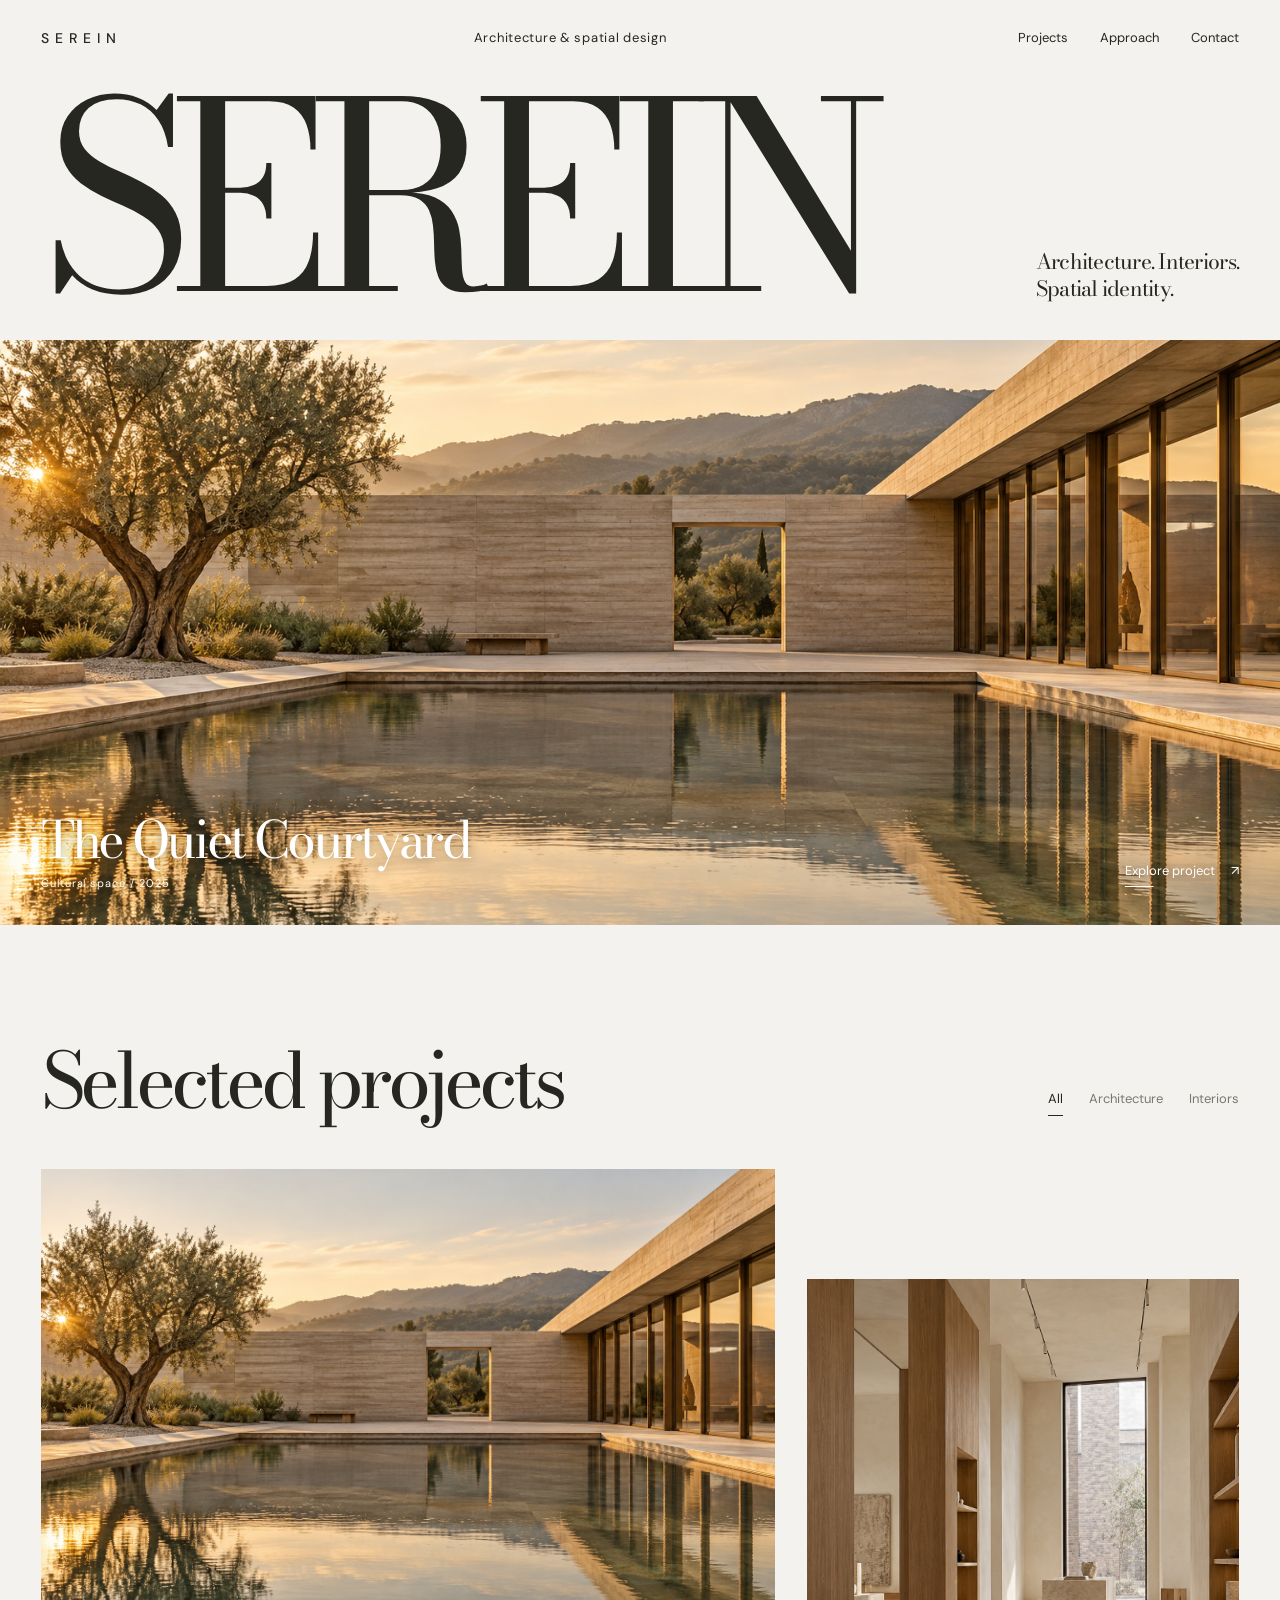
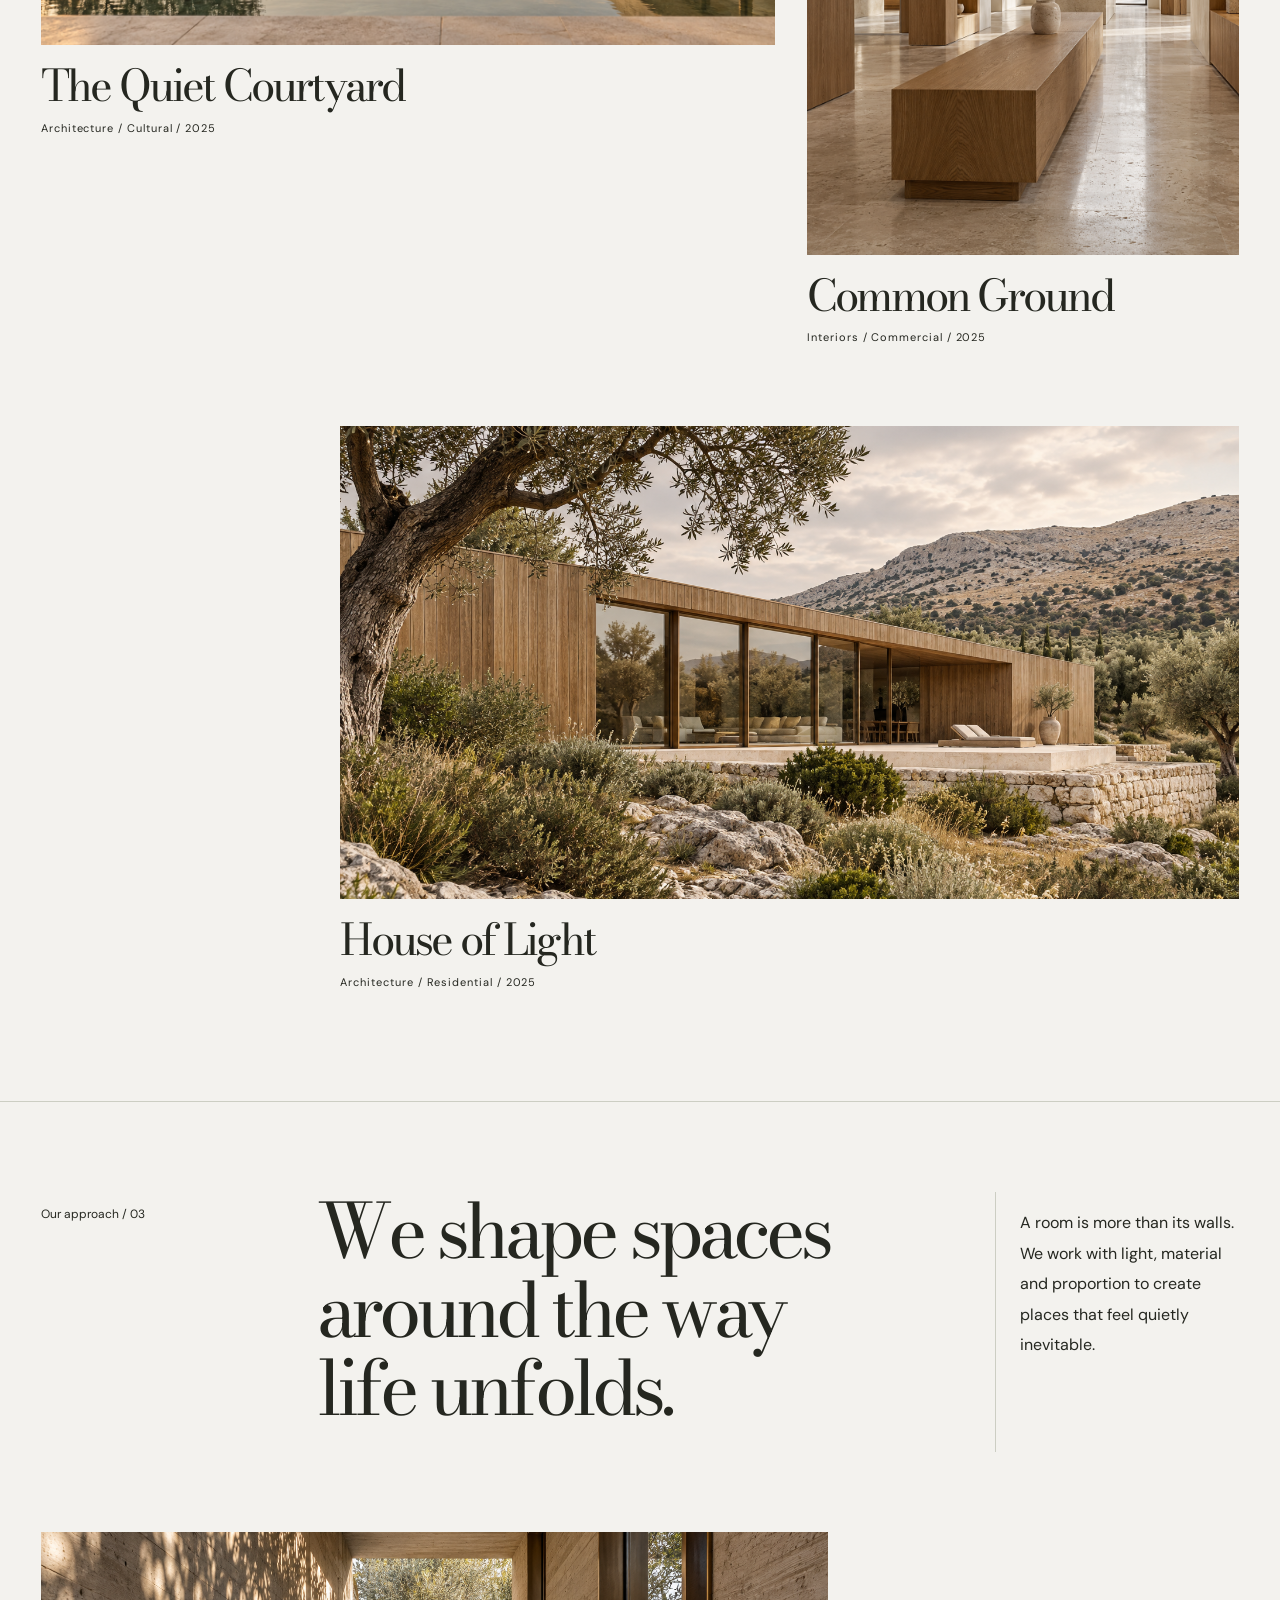
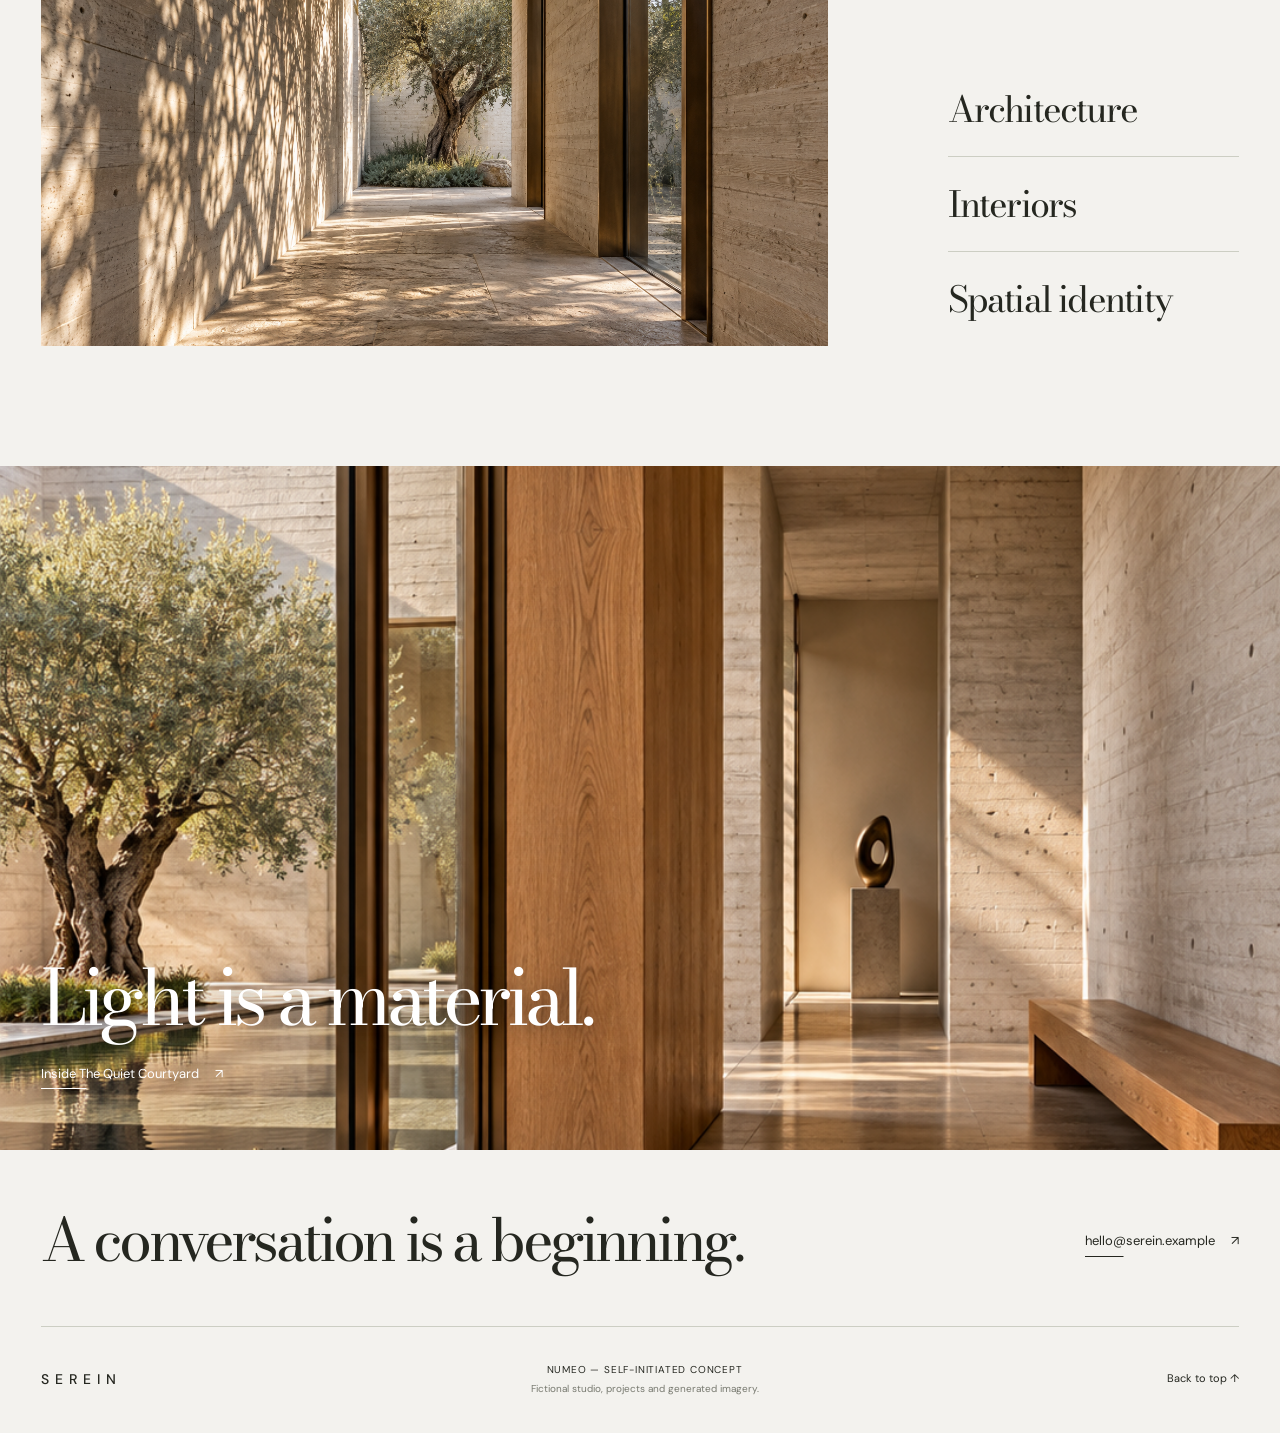
<file: index.html>
<!doctype html>
<html lang="en">
<head><meta charset="utf-8"><meta name="viewport" content="width=device-width,initial-scale=1"><meta name="description" content="SEREIN — a self-initiated architecture and spatial design website concept by NUMEO."><title>SEREIN — Architecture & spatial design</title><link rel="icon" href="favicon.svg" type="image/svg+xml"><link rel="stylesheet" href="fonts/fonts.css"><link rel="stylesheet" href="styles.css"><script src="site.js" defer></script></head>
<body>
<a class="skip" href="#main">Skip to content</a>
<header class="site-header"><a class="logo" href="index.html" aria-label="SEREIN home">SEREIN</a><p class="header-note">Architecture &amp; spatial design</p><nav class="desktop-nav" aria-label="Main"><a href="#projects">Projects</a><a href="#approach">Approach</a><a href="#contact">Contact</a></nav><button class="menu-toggle" aria-expanded="false" aria-controls="mobile-menu">Menu <span aria-hidden="true">☰</span></button></header>
<main id="main">
<section class="home-opening" aria-labelledby="brand-heading"><div class="masthead"><h1 id="brand-heading">SEREIN</h1><p>Architecture. Interiors.<br>Spatial identity.</p></div><a class="hero-image media-link" href="quiet-courtyard.html"><img src="assets/courtyard.png" width="1536" height="1024" alt="Warm concrete pavilion and olive tree framing a reflecting courtyard pool" fetchpriority="high"><div class="hero-caption"><div><h2>The Quiet Courtyard</h2><p class="micro">Cultural space / 2025</p></div><span class="text-link">Explore project <span aria-hidden="true">↗</span></span></div></a></section>
<section class="projects section-pad" id="projects" aria-labelledby="projects-heading"><div class="section-head"><h2 id="projects-heading">Selected projects</h2><div class="filters" aria-label="Filter selected projects"><button type="button" data-filter="all" aria-pressed="true">All</button><button type="button" data-filter="architecture" aria-pressed="false">Architecture</button><button type="button" data-filter="interiors" aria-pressed="false">Interiors</button></div></div><p class="sr-only" id="filter-status" aria-live="polite"></p>
<div class="project-grid">
<a class="project-card project-main" data-category="architecture" href="quiet-courtyard.html"><div class="image-frame"><img src="assets/courtyard.png" width="1536" height="1024" alt="The Quiet Courtyard — concrete architecture, still water and an olive tree" loading="lazy"></div><div class="project-title"><h3>The Quiet Courtyard</h3><span class="project-arrow" aria-hidden="true">↗</span></div><p class="micro">Architecture / Cultural / 2025</p></a>
<a class="project-card project-side" data-category="interiors" href="assets/common-ground.png" data-view="common-ground"><div class="image-frame"><img src="assets/common-ground.png" width="1086" height="1448" alt="Common Ground — an oak and lime-plaster commercial gallery" loading="lazy"></div><div class="project-title"><h3>Common Ground</h3><span class="project-arrow" aria-hidden="true">↗</span></div><p class="micro">Interiors / Commercial / 2025</p></a>
<a class="project-card project-wide" data-category="architecture" href="assets/house.png" data-view="house"><div class="image-frame"><img src="assets/house.png" width="1536" height="1024" alt="House of Light — a timber pavilion set among rocks and olive trees" loading="lazy"></div><div class="project-title"><h3>House of Light</h3><span class="project-arrow" aria-hidden="true">↗</span></div><p class="micro">Architecture / Residential / 2025</p></a>
</div></section>
<section class="approach section-pad" id="approach" aria-labelledby="approach-heading"><div class="approach-top"><p class="section-label">Our approach / 03</p><h2 id="approach-heading">We shape spaces<br>around the way<br>life unfolds.</h2><p class="approach-copy">A room is more than its walls. We work with light, material and proportion to create places that feel quietly inevitable.</p></div><div class="approach-bottom"><img src="assets/passage.png" width="1536" height="1024" alt="Leaf shadows fall across a concrete passage leading to a tree" loading="lazy"><ul class="disciplines"><li>Architecture</li><li>Interiors</li><li>Spatial identity</li></ul></div></section>
<section class="featured" aria-labelledby="featured-heading"><a class="media-link" href="quiet-courtyard.html#light"><img src="assets/interior.png" width="1086" height="1448" alt="Daylight passes through bronze glazing into the concrete gallery" loading="lazy"><div class="featured-caption"><h2 id="featured-heading">Light is a material.</h2><span class="text-link">Inside The Quiet Courtyard <span aria-hidden="true">↗</span></span></div></a></section>
</main>
<footer class="site-footer section-pad" id="contact"><div class="footer-main"><h2>A conversation<br class="mobile-break"> is a beginning.</h2><a class="text-link" href="mailto:hello@serein.example">hello@serein.example <span aria-hidden="true">↗</span></a></div><div class="footer-bottom"><a class="logo" href="index.html">SEREIN</a><p>NUMEO — SELF-INITIATED CONCEPT<br><span>Fictional studio, projects and generated imagery.</span></p><a href="#main" class="back-top">Back to top ↑</a></div></footer>
<dialog class="mobile-menu" id="mobile-menu" aria-label="Navigation"><div class="menu-bar"><span class="logo">SEREIN</span><button class="menu-close" type="button">Close ×</button></div><nav aria-label="Mobile"><a href="#projects">Projects</a><a href="#approach">Approach</a><a href="#contact">Contact</a></nav><p class="micro">Architecture. Interiors. Spatial identity.</p></dialog>
<dialog class="image-viewer" id="image-viewer" aria-labelledby="viewer-title"><div class="viewer-bar"><p id="viewer-title"></p><button class="viewer-close" type="button">Close ×</button></div><img id="viewer-image" alt=""><div class="viewer-bottom"><p id="viewer-caption"></p><div><button class="viewer-prev" type="button" aria-label="Previous image">←</button><span id="viewer-count"></span><button class="viewer-next" type="button" aria-label="Next image">→</button></div></div></dialog>
</body></html>
</file>
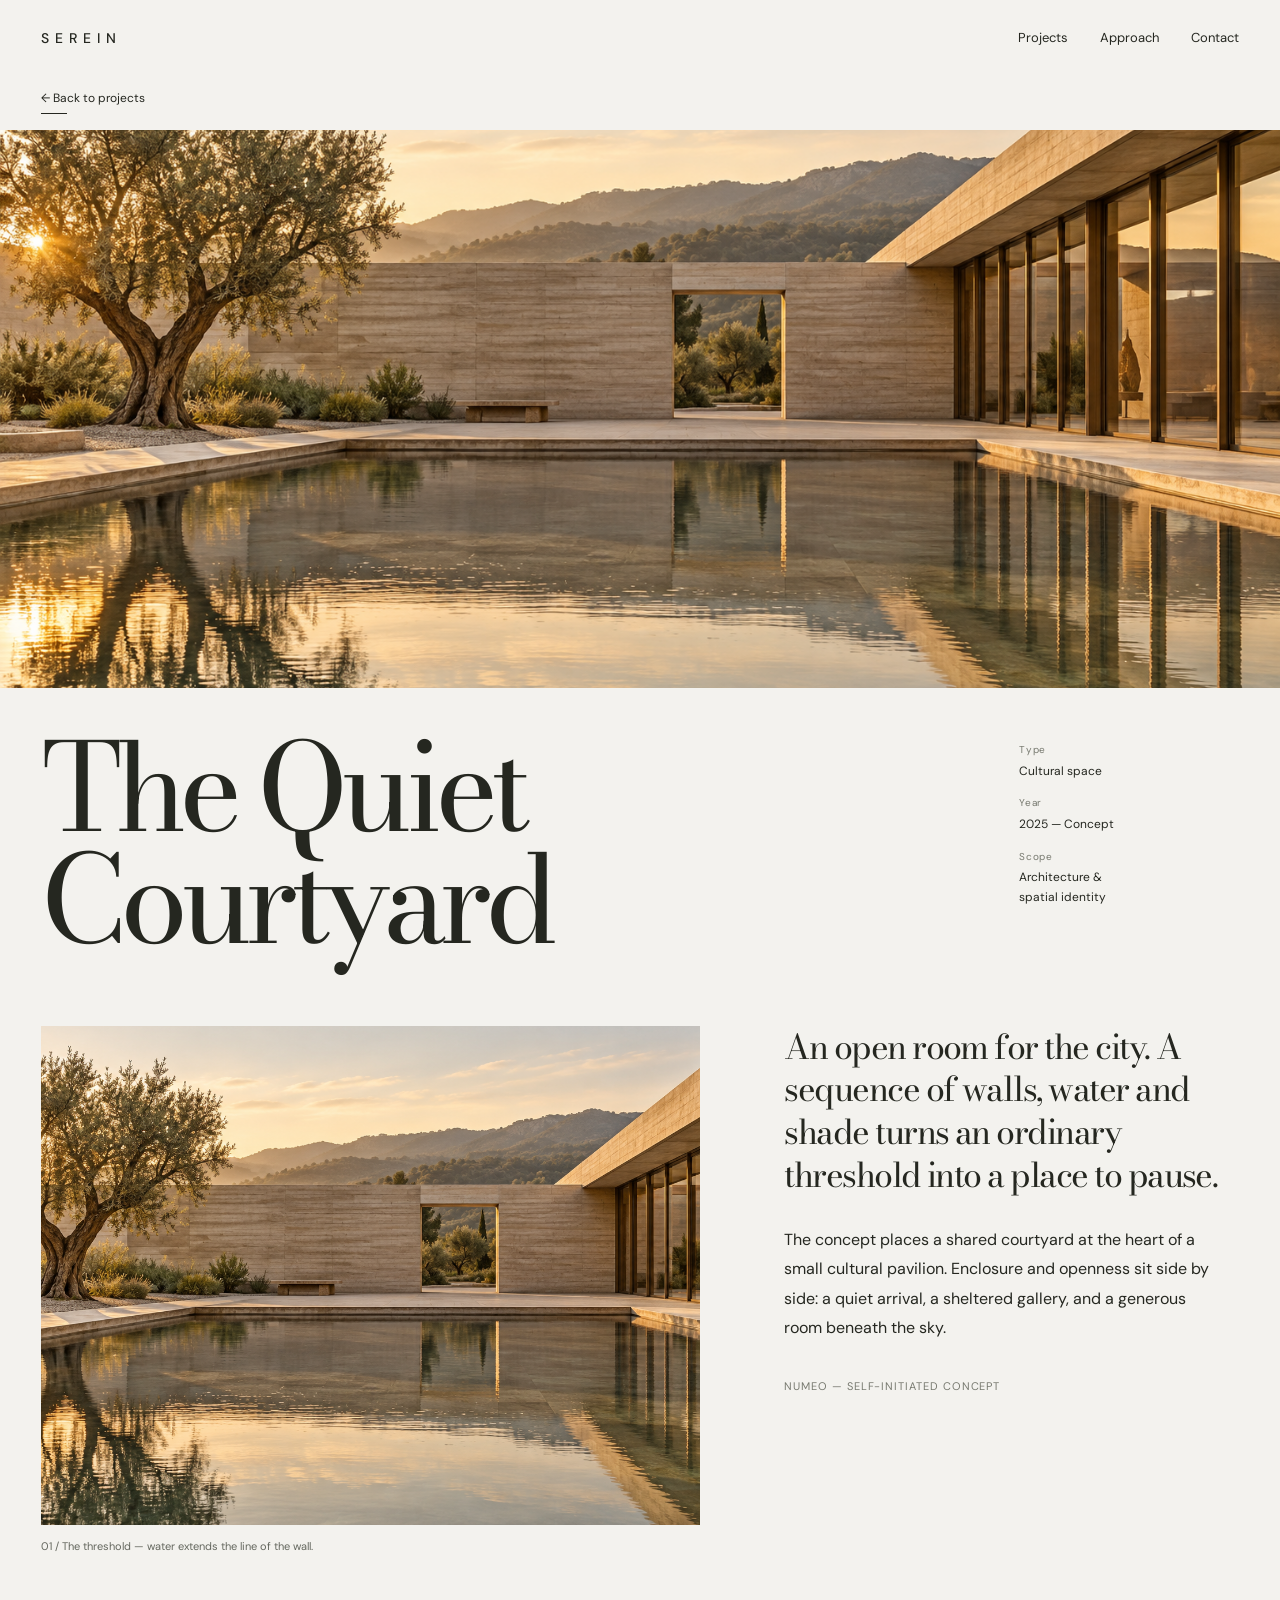
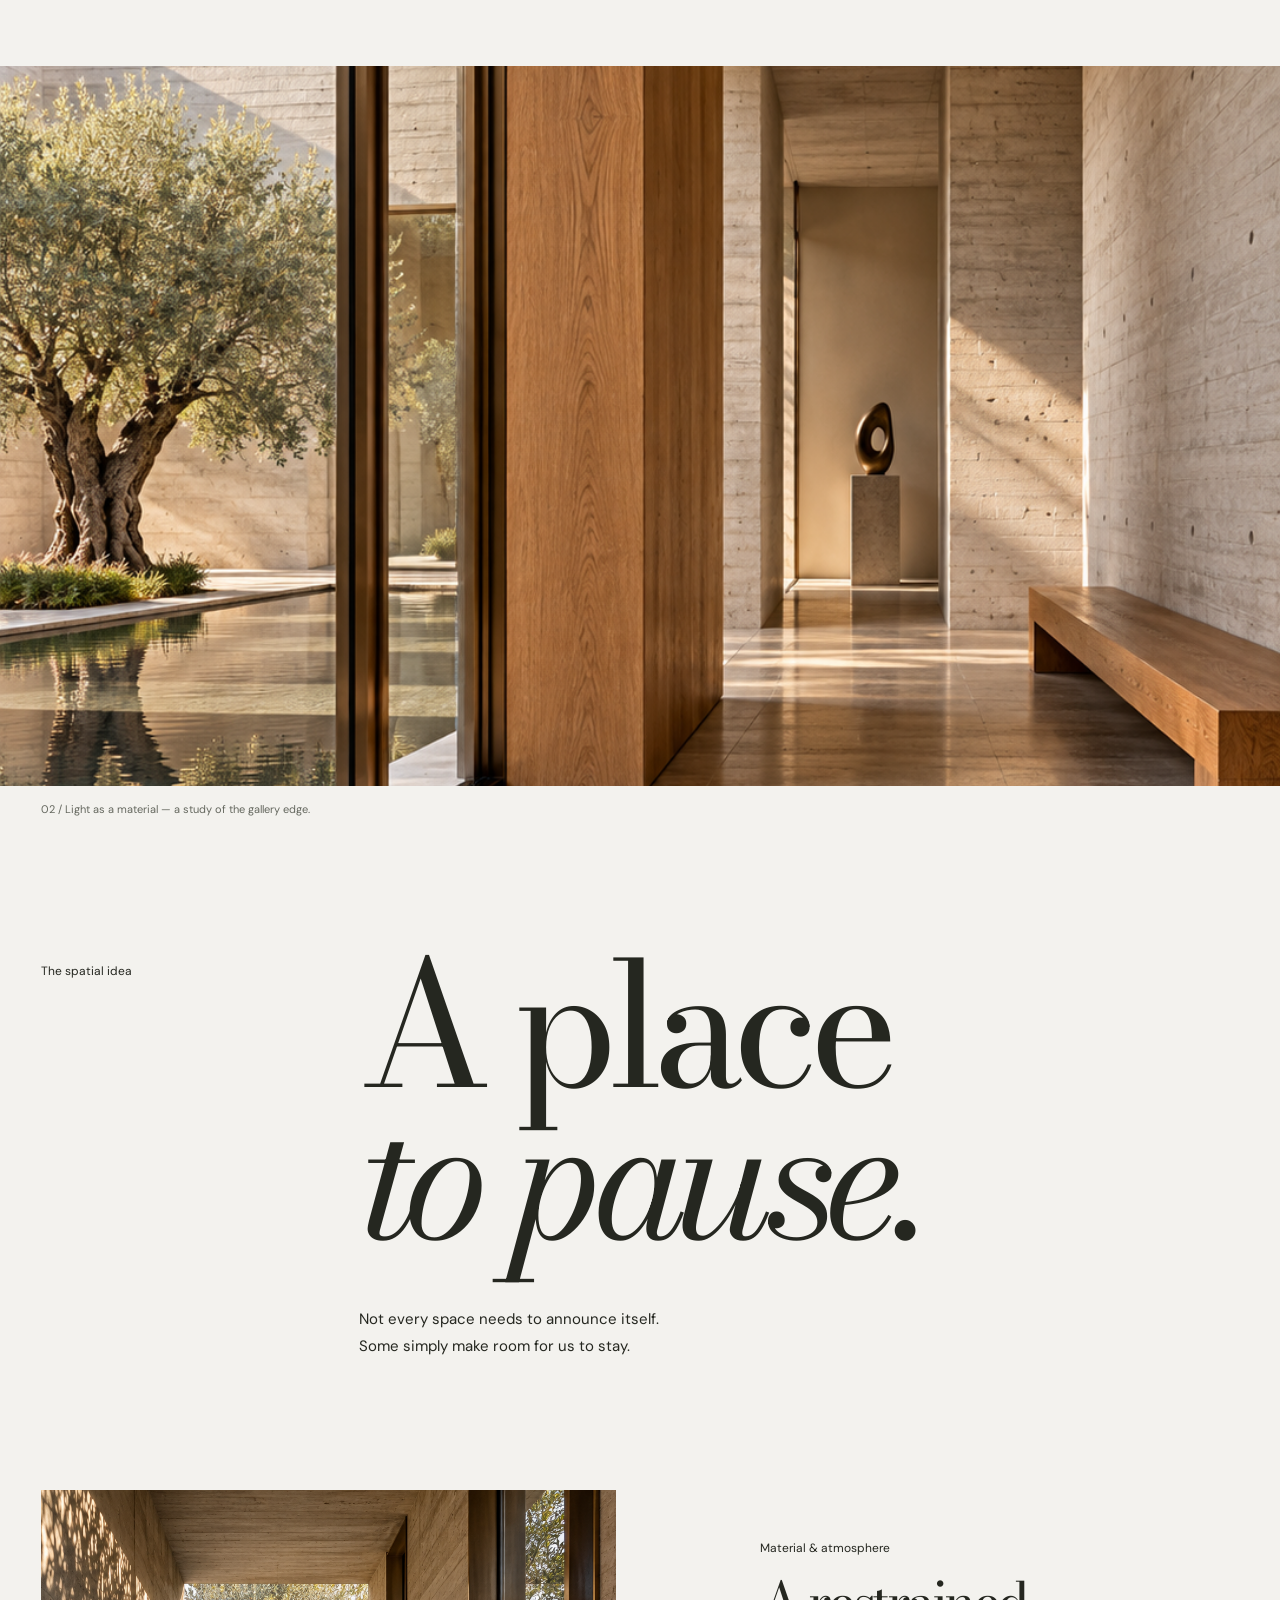
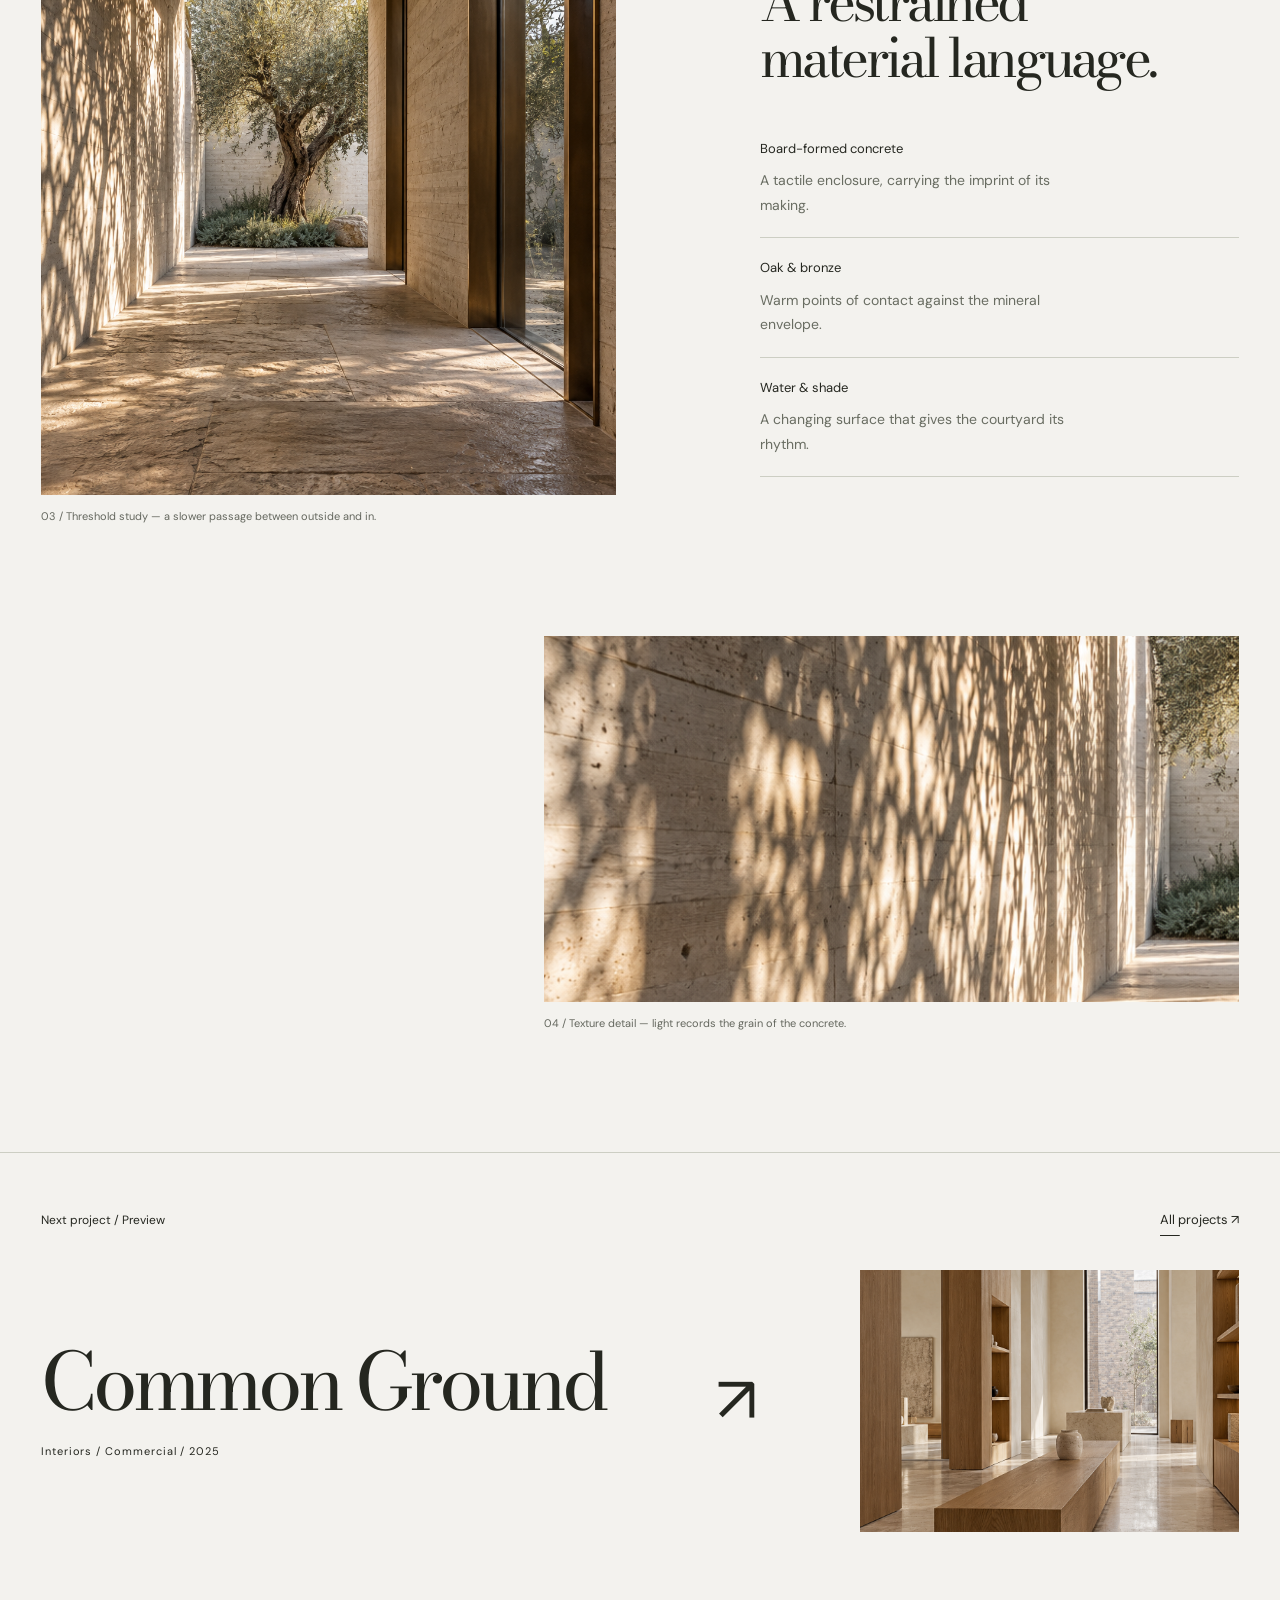
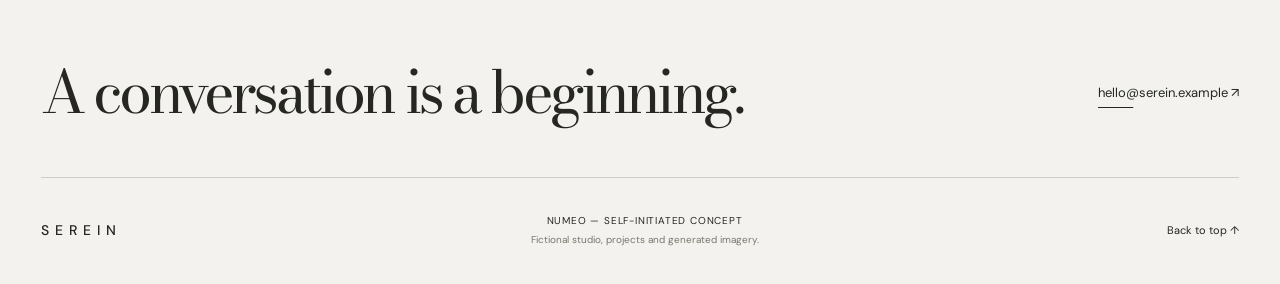
<file: quiet-courtyard.html>
<!doctype html>
<html lang="en">
<head><meta charset="utf-8"><meta name="viewport" content="width=device-width,initial-scale=1"><meta name="description" content="The Quiet Courtyard — a fictional cultural pavilion, a self-initiated concept by NUMEO."><title>The Quiet Courtyard — SEREIN</title><link rel="icon" href="favicon.svg" type="image/svg+xml"><link rel="stylesheet" href="fonts/fonts.css"><link rel="stylesheet" href="styles.css"><script src="site.js" defer></script></head>
<body class="detail-page"><a class="skip" href="#main">Skip to content</a><header class="site-header"><a class="logo" href="index.html" aria-label="SEREIN home">SEREIN</a><nav class="desktop-nav" aria-label="Main"><a href="index.html#projects">Projects</a><a href="index.html#approach">Approach</a><a href="#contact">Contact</a></nav><button class="menu-toggle" aria-expanded="false" aria-controls="mobile-menu">Menu <span aria-hidden="true">☰</span></button></header>
<main id="main"><div class="detail-back"><a class="text-link" href="index.html#projects">← Back to projects</a></div><div class="detail-hero"><img src="assets/courtyard.png" width="1536" height="1024" alt="The Quiet Courtyard — tree, pale concrete pavilion and reflecting pool" fetchpriority="high"></div>
<section class="project-intro section-pad" aria-labelledby="project-heading"><div class="detail-title-row"><h1 id="project-heading">The Quiet<br>Courtyard</h1><dl class="project-meta"><div><dt>Type</dt><dd>Cultural space</dd></div><div><dt>Year</dt><dd>2025 — Concept</dd></div><div><dt>Scope</dt><dd>Architecture &amp;<br> spatial identity</dd></div></dl></div><div class="intro-editorial"><figure><a class="image-frame detail-crop" href="assets/courtyard.png" data-view="courtyard" data-index="0"><img src="assets/courtyard.png" width="1536" height="1024" alt="A close view of the courtyard threshold and its reflection" loading="lazy"><span class="zoom-label">View image +</span></a><figcaption>01 / The threshold — water extends the line of the wall.</figcaption></figure><div class="intro-copy"><p class="serif-copy">An open room for the city. A sequence of walls, water and shade turns an ordinary threshold into a place to pause.</p><p class="body-copy">The concept places a shared courtyard at the heart of a small cultural pavilion. Enclosure and openness sit side by side: a quiet arrival, a sheltered gallery, and a generous room beneath the sky.</p><p class="micro">NUMEO — SELF-INITIATED CONCEPT</p></div></div></section>
<section class="detail-light" id="light" aria-label="Light and material"><figure class="full-figure"><a class="image-frame" href="assets/interior.png" data-view="courtyard" data-index="1"><img src="assets/interior.png" width="1086" height="1448" alt="The pavilion gallery, bronze glazing and oak bench facing the courtyard" loading="lazy"><span class="zoom-label">View image +</span></a><figcaption>02 / Light as a material — a study of the gallery edge.</figcaption></figure></section>
<section class="typographic-moment section-pad" aria-labelledby="moment-title"><p class="section-label">The spatial idea</p><h2 id="moment-title">A place<br><em>to pause.</em></h2><p>Not every space needs to announce itself.<br>Some simply make room for us to stay.</p></section>
<section class="materials section-pad" aria-labelledby="materials-heading"><div class="material-pair"><figure><a class="image-frame passage-view" href="assets/passage.png" data-view="courtyard" data-index="2"><img src="assets/passage.png" width="1536" height="1024" alt="A concrete passage with leaf shadows and bronze window frames" loading="lazy"><span class="zoom-label">View image +</span></a><figcaption>03 / Threshold study — a slower passage between outside and in.</figcaption></figure><div class="material-editorial"><p class="section-label">Material &amp; atmosphere</p><h2 id="materials-heading">A restrained<br>material language.</h2><dl class="material-list"><div><dt>Board-formed concrete</dt><dd>A tactile enclosure, carrying the imprint of its making.</dd></div><div><dt>Oak &amp; bronze</dt><dd>Warm points of contact against the mineral envelope.</dd></div><div><dt>Water &amp; shade</dt><dd>A changing surface that gives the courtyard its rhythm.</dd></div></dl></div></div><figure class="material-detail"><a class="image-frame" href="assets/passage.png" data-view="courtyard" data-index="2"><img src="assets/passage.png" width="1536" height="1024" alt="Close crop of leaf shadows and board-formed concrete texture" loading="lazy"><span class="zoom-label">View image +</span></a><figcaption>04 / Texture detail — light records the grain of the concrete.</figcaption></figure></section>
<section class="next-project section-pad" aria-labelledby="next-heading"><div class="next-heading"><p class="section-label">Next project / Preview</p><a class="text-link" href="index.html#projects">All projects ↗</a></div><a class="next-link" href="assets/common-ground.png" data-view="common-ground"><div><h2 id="next-heading">Common Ground</h2><p class="micro">Interiors / Commercial / 2025</p></div><span aria-hidden="true">↗</span><img src="assets/common-ground.png" width="1086" height="1448" alt="Preview of Common Ground's oak and plaster gallery" loading="lazy"></a></section>
</main><footer class="site-footer section-pad" id="contact"><div class="footer-main"><h2>A conversation<br class="mobile-break"> is a beginning.</h2><a class="text-link" href="mailto:hello@serein.example">hello@serein.example ↗</a></div><div class="footer-bottom"><a class="logo" href="index.html">SEREIN</a><p>NUMEO — SELF-INITIATED CONCEPT<br><span>Fictional studio, projects and generated imagery.</span></p><a href="#main" class="back-top">Back to top ↑</a></div></footer>
<dialog class="mobile-menu" id="mobile-menu" aria-label="Navigation"><div class="menu-bar"><span class="logo">SEREIN</span><button class="menu-close" type="button">Close ×</button></div><nav aria-label="Mobile"><a href="index.html#projects">Projects</a><a href="index.html#approach">Approach</a><a href="#contact">Contact</a></nav><p class="micro">Architecture. Interiors. Spatial identity.</p></dialog><dialog class="image-viewer" id="image-viewer" aria-labelledby="viewer-title"><div class="viewer-bar"><p id="viewer-title"></p><button class="viewer-close" type="button">Close ×</button></div><img id="viewer-image" alt=""><div class="viewer-bottom"><p id="viewer-caption"></p><div><button class="viewer-prev" type="button" aria-label="Previous image">←</button><span id="viewer-count"></span><button class="viewer-next" type="button" aria-label="Next image">→</button></div></div></dialog>
</body></html>
</file>
<file: fonts/fonts.css>
@font-face {
  font-family: 'Bodoni Moda';
  font-style: italic;
  font-weight: 400;
  font-display: swap;
  src: url(font-1.ttf) format('truetype');
}
@font-face {
  font-family: 'Bodoni Moda';
  font-style: normal;
  font-weight: 400;
  font-display: swap;
  src: url(font-2.ttf) format('truetype');
}
@font-face {
  font-family: 'DM Sans';
  font-style: normal;
  font-weight: 400;
  font-display: swap;
  src: url(font-3.ttf) format('truetype');
}
@font-face {
  font-family: 'DM Sans';
  font-style: normal;
  font-weight: 500;
  font-display: swap;
  src: url(font-4.ttf) format('truetype');
}
@font-face {
  font-family: 'DM Sans';
  font-style: normal;
  font-weight: 600;
  font-display: swap;
  src: url(font-5.ttf) format('truetype');
}
</file>
<file: styles.css>
:root{--paper:#f3f2ee;--ink:#252720;--muted:#77796f;--rule:#cccec3;--gutter:clamp(24px,3.2vw,56px);--serif:'Bodoni Moda',Georgia,serif;--sans:'DM Sans',Arial,sans-serif;--ease:cubic-bezier(.2,.65,.25,1)}
*{box-sizing:border-box}html{scroll-behavior:smooth;scroll-padding-top:24px}body{margin:0;background:var(--paper);color:var(--ink);font:400 15px/1.5 var(--sans)}body.modal-open{overflow:hidden}a{color:inherit;text-decoration:none}button{font:inherit;color:inherit;border:0;background:none;cursor:pointer;padding:0}img{display:block;width:100%;height:100%;object-fit:cover}h1,h2,h3,p,figure,dl,dd{margin:0}h1,h2,h3{font-family:var(--serif);font-weight:400;letter-spacing:-.065em;line-height:1.04}button,a{-webkit-tap-highlight-color:transparent}a:focus-visible,button:focus-visible{outline:2px solid var(--ink);outline-offset:6px}::selection{background:#d9dccd}button[hidden],a[hidden],*[hidden]{display:none!important}.sr-only,.skip{position:absolute;width:1px;height:1px;overflow:hidden;clip:rect(0,0,0,0)}.skip:focus{clip:auto;width:auto;height:auto;top:12px;left:24px;padding:12px;background:var(--paper);z-index:99}.section-pad{padding-left:var(--gutter);padding-right:var(--gutter)}.micro{font-size:11px;letter-spacing:.085em;line-height:1.7}.section-label{font-size:12px;line-height:1.7}.text-link{display:inline-flex;align-items:center;gap:16px;font-size:13px;min-height:44px;position:relative}.text-link::after{content:'';position:absolute;bottom:6px;left:0;width:100%;height:1px;background:currentColor;transform-origin:left;transform:scaleX(.25);transition:transform .35s var(--ease)}.text-link:hover::after{transform:scaleX(1)}.text-link span{transition:transform .35s var(--ease)}.text-link:hover span{transform:translate(3px,-3px)}
.site-header{height:76px;margin:0 var(--gutter);display:flex;align-items:center;justify-content:space-between;gap:32px}.logo{font:500 14px/1 var(--sans);letter-spacing:.43em;white-space:nowrap}.header-note{font-size:13px;letter-spacing:.055em}.desktop-nav{display:flex;gap:32px}.desktop-nav a{font-size:13px;padding:12px 0;position:relative}.desktop-nav a::after{content:'';position:absolute;bottom:7px;left:0;width:100%;height:1px;background:currentColor;transform:scaleX(0);transform-origin:left;transition:transform .3s var(--ease)}.desktop-nav a:hover::after{transform:scaleX(1)}.menu-toggle{display:none;min-height:44px}.masthead{padding:5px var(--gutter) 25px;display:flex;align-items:flex-end;justify-content:space-between;gap:30px}.masthead h1{font-size:20.3vw;line-height:.9;letter-spacing:-.085em;white-space:nowrap}.masthead p{font:400 clamp(15px,1.65vw,25px)/1.3 var(--serif);letter-spacing:-.035em;padding-bottom:12px}.hero-image{height:clamp(560px,65vh,790px);position:relative;display:block;overflow:hidden}.hero-image img{object-position:50% 52%}.media-link>img{transition:transform 1.1s var(--ease)}@media(hover:hover){.media-link:hover>img{transform:scale(1.018)}}.hero-caption{position:absolute;left:var(--gutter);right:var(--gutter);bottom:32px;display:flex;justify-content:space-between;align-items:flex-end;color:#fff;text-shadow:0 1px 12px #16171066}.hero-caption h2{font-size:clamp(40px,4vw,66px);margin-bottom:8px}.hero-caption .text-link{font-size:13px}
.projects{padding-top:116px;padding-bottom:110px}.section-head{display:flex;align-items:flex-end;justify-content:space-between;gap:30px;margin-bottom:48px}.section-head h2{font-size:clamp(44px,6vw,88px)}.filters{display:flex;gap:26px;align-items:center}.filters button{min-height:44px;font-size:13px;position:relative;color:var(--muted)}.filters button[aria-pressed=true]{color:var(--ink)}.filters button[aria-pressed=true]::after{content:'';position:absolute;height:1px;bottom:5px;left:0;width:100%;background:currentColor}.project-grid{display:grid;grid-template-columns:1.7fr 1fr;gap:80px 32px;align-items:start}.project-card{display:block;min-width:0}.image-frame{display:block;position:relative;overflow:hidden}.project-main .image-frame{aspect-ratio:1.54}.project-side{margin-top:110px}.project-side .image-frame{aspect-ratio:.75}.project-wide{grid-column:1/-1;width:75%;justify-self:end}.project-wide .image-frame{aspect-ratio:1.9}.project-title{display:flex;align-items:center;justify-content:space-between;gap:16px;margin-top:18px;margin-bottom:10px}.project-title h3{font-size:clamp(30px,3.4vw,50px)}.project-arrow{font-size:28px;opacity:0;transform:translate(-8px,8px);transition:opacity .35s,transform .35s}.project-card img{transition:transform .8s var(--ease)}.project-card:hover img{transform:scale(1.025)}.project-card:hover .project-arrow,.project-card:focus-visible .project-arrow{opacity:1;transform:none}.project-grid.is-filtered .project-card{margin-top:0}.project-grid.is-filtered .project-wide{grid-column:auto;width:100%}.project-grid.is-filtered .project-wide .image-frame{aspect-ratio:1.54}
.approach{padding-top:90px;padding-bottom:120px;border-top:1px solid var(--rule)}.approach-top{display:grid;grid-template-columns:1fr 2.65fr 1fr;gap:32px;align-items:start}.approach-top h2{font-size:clamp(52px,5.9vw,87px)}.approach-top .section-label{padding-top:12px}.approach-copy{padding:16px 0 0 24px;border-left:1px solid var(--rule);font-size:16px;line-height:1.9;min-height:260px}.approach-bottom{display:grid;grid-template-columns:2.7fr 1fr;gap:10%;align-items:end;margin-top:80px}.approach-bottom>img{height:auto;aspect-ratio:1.9}.disciplines{list-style:none;margin:0;padding:0}.disciplines li{font:400 clamp(25px,2.8vw,42px)/1.4 var(--serif);letter-spacing:-.05em;padding:22px 0;border-bottom:1px solid var(--rule)}.disciplines li:last-child{border:0}.featured .media-link{display:block;position:relative;height:clamp(560px,76vh,850px);overflow:hidden}.featured img{object-position:50% 47%}.featured-caption{position:absolute;left:var(--gutter);right:var(--gutter);bottom:55px;color:#fff;text-shadow:0 2px 22px #1118}.featured-caption h2{font-size:clamp(50px,6vw,90px);margin-bottom:14px}.site-footer{padding-top:60px;padding-bottom:32px}.footer-main{display:flex;gap:36px;justify-content:space-between;align-items:center;padding-bottom:54px}.footer-main h2{font-size:clamp(36px,4.6vw,72px)}.footer-main .text-link{white-space:nowrap}.footer-bottom{border-top:1px solid var(--rule);padding-top:30px;display:flex;align-items:center;justify-content:space-between;gap:30px}.footer-bottom p{font-size:10px;letter-spacing:.08em;text-align:center;line-height:1.9}.footer-bottom p span{color:var(--muted);letter-spacing:0}.back-top{font-size:11px;min-height:44px;display:flex;align-items:center}.mobile-break{display:none}
.detail-back{padding:0 var(--gutter) 10px}.detail-back .text-link{font-size:12px}.detail-hero{height:clamp(480px,62vh,740px);overflow:hidden}.detail-hero img{object-position:50% 55%}.project-intro{padding-top:44px;padding-bottom:110px}.detail-title-row{display:flex;justify-content:space-between;gap:40px;align-items:flex-start}.detail-title-row h1{font-size:clamp(80px,9.5vw,150px);line-height:.92}.project-meta{width:220px;padding-top:10px;font-size:12px;line-height:1.65}.project-meta>div{margin-bottom:14px}.project-meta dt{font-size:10px;color:var(--muted);letter-spacing:.08em}.project-meta dd{margin-top:3px}.intro-editorial{display:grid;grid-template-columns:1.45fr 1fr;gap:7%;margin-top:70px;align-items:start}.intro-editorial .image-frame{aspect-ratio:1.32}.detail-crop img{object-position:24% 50%;transform:scale(1.18)}figcaption{font-size:11px;line-height:1.7;margin-top:12px;color:#65685f}.serif-copy{font:400 clamp(26px,2.65vw,41px)/1.26 var(--serif);letter-spacing:-.045em}.body-copy{font-size:16px;line-height:1.85;margin-top:28px;max-width:40ch}.intro-copy>.micro{margin-top:34px;color:var(--muted)}.zoom-label{position:absolute;bottom:18px;right:18px;color:#fff;background:#252720b3;padding:7px 12px;font-size:11px;opacity:0;transition:opacity .3s}.image-frame:hover .zoom-label,.image-frame:focus-visible .zoom-label{opacity:1}.full-figure>.image-frame{height:80vh;max-height:940px;min-height:580px}.full-figure img{object-position:50% 50%}.full-figure figcaption{margin:14px var(--gutter) 0}.typographic-moment{padding-top:130px;padding-bottom:130px;display:grid;grid-template-columns:1fr 3fr;gap:25px}.typographic-moment .section-label{padding-top:12px}.typographic-moment h2{font-size:clamp(90px,13.5vw,210px);line-height:.88}.typographic-moment h2 em{font-weight:400}.typographic-moment>p:last-child{grid-column:2;font-size:15px;line-height:1.8;margin-top:28px}.materials{padding-bottom:120px}.material-pair{display:grid;grid-template-columns:1.2fr 1fr;gap:12%;align-items:center}.passage-view{aspect-ratio:.95}.passage-view img{object-position:65% 50%}.material-editorial h2{font-size:clamp(36px,4.2vw,63px);margin:16px 0 32px}.material-list>div{padding:20px 0;border-bottom:1px solid var(--rule)}.material-list dt{font-size:13px}.material-list dd{font-size:14px;color:#696d62;line-height:1.75;margin-top:10px;max-width:34ch}.material-detail{width:58%;margin:110px 0 0 auto}.material-detail .image-frame{aspect-ratio:1.9}.material-detail img{transform:scale(2.15);object-position:0 45%;transform-origin:0 45%}.next-project{padding-top:45px;padding-bottom:70px;border-top:1px solid var(--rule)}.next-heading{display:flex;justify-content:space-between;align-items:center;margin-bottom:28px}.next-link{display:grid;grid-template-columns:1.7fr .3fr 1fr;gap:30px;align-items:center}.next-link h2{font-size:clamp(45px,6.2vw,95px);margin-bottom:18px}.next-link>span{font-size:65px}.next-link img{height:auto;aspect-ratio:1.45;transition:opacity .3s}.next-link:hover img{opacity:.85}
dialog{border:0;margin:0;padding:0;color:var(--ink);background:var(--paper)}dialog::backdrop{background:#111c}.mobile-menu{width:100%;height:100dvh;max-width:none;max-height:none;padding:20px 24px}.menu-bar{display:flex;justify-content:space-between;align-items:center}.menu-close,.viewer-close{min-height:44px;font-size:13px}.mobile-menu nav{display:flex;flex-direction:column;gap:24px;margin-top:100px}.mobile-menu nav a{font:400 58px/1.1 var(--serif);letter-spacing:-.05em}.mobile-menu>.micro{margin-top:70px}.image-viewer{width:100%;height:100dvh;max-width:none;max-height:none;background:#20231e;color:var(--paper);padding:20px 32px;overflow:hidden}.viewer-bar{display:flex;justify-content:space-between;gap:24px;align-items:center;height:56px}.viewer-bar p{font-size:14px}.image-viewer>img{height:calc(100dvh - 175px);width:100%;object-fit:contain}.viewer-bottom{display:flex;justify-content:space-between;gap:25px;align-items:center;height:72px;font-size:12px}.viewer-bottom>div{display:flex;align-items:center;gap:18px;white-space:nowrap}.viewer-bottom button{height:44px;width:44px;border:1px solid #f3f2ee55;font-size:20px}.viewer-bottom button:disabled{opacity:.25;cursor:default}
@media(max-width:1050px){.header-note{display:none}.masthead h1{font-size:21.5vw}.masthead p{max-width:180px;font-size:19px}.hero-image{height:650px}.section-head{align-items:flex-start}.project-grid{grid-template-columns:1.25fr 1fr;gap:60px 24px}.project-side{margin-top:90px}.approach-top{grid-template-columns:1fr 3fr}.approach-copy{grid-column:2;min-height:0;border-left:0;padding:18px 0 0;max-width:42ch}.approach-top h2{font-size:7.4vw}.approach-bottom{grid-template-columns:1.6fr 1fr;gap:40px}.disciplines li{font-size:30px}.featured .media-link{height:700px}.footer-main{align-items:flex-start}.footer-main h2{font-size:46px}.intro-editorial{gap:5%}.detail-title-row h1{font-size:11vw}.project-meta{width:170px}.material-pair{gap:7%}.typographic-moment{grid-template-columns:1fr 3fr}.next-link>span{font-size:45px}}
@media(max-width:699px){:root{--gutter:24px}.site-header{height:72px;gap:16px}.logo{font-size:13px}.desktop-nav{display:none}.menu-toggle{display:flex;align-items:center;gap:16px;font-size:14px}.menu-toggle span{font-size:20px}.masthead{display:block;padding-top:10px;padding-bottom:24px}.masthead h1{font-size:24.3vw;letter-spacing:-.082em;line-height:1}.masthead p{font-family:var(--sans);font-size:12px;letter-spacing:.07em;line-height:1.6;padding:15px 0 0;max-width:none}.hero-image{height:570px;min-height:0}.hero-image img{object-position:41% 50%}.hero-caption{display:block;bottom:30px;right:24px}.hero-caption h2{font-size:40px;max-width:7ch;line-height:1}.hero-caption .micro{margin-top:12px}.hero-caption .text-link{margin-top:16px}.projects{padding-top:62px;padding-bottom:75px}.section-head{display:block;margin-bottom:30px}.section-head h2{font-size:43px}.filters{gap:22px;margin-top:20px;border-bottom:1px solid var(--rule)}.filters button{font-size:12px;min-height:46px}.project-grid{display:flex;flex-direction:column;gap:42px}.project-main,.project-wide{width:100%}.project-main .image-frame{aspect-ratio:1.18}.project-side{margin-top:0;width:83%;align-self:flex-end}.project-side .image-frame{aspect-ratio:.9}.project-wide .image-frame{aspect-ratio:1.2}.project-title{margin-top:15px;margin-bottom:9px;gap:12px}.project-title h3{font-size:32px;line-height:1.06}.project-arrow{opacity:1;transform:none;font-size:24px}.project-card .micro{font-size:9px;letter-spacing:.05em}.project-grid.is-filtered .project-card{width:100%}.approach{padding-top:55px;padding-bottom:65px}.approach-top{display:block}.approach-top .section-label{padding:0;margin-bottom:30px}.approach-top h2{font-size:49px;line-height:1.07}.approach-copy{font-size:15px;margin-top:24px;line-height:1.8;padding:0;max-width:33ch}.approach-bottom{display:block;margin-top:36px}.approach-bottom>img{aspect-ratio:1.23}.disciplines{margin-top:25px}.disciplines li{font-size:27px;padding:16px 0}.featured .media-link{height:580px}.featured img{object-position:45% 50%}.featured-caption{bottom:30px}.featured-caption h2{font-size:46px;max-width:8ch;line-height:1.05;margin-bottom:13px}.featured-caption .text-link{font-size:11px}.site-footer{padding-top:40px;padding-bottom:24px}.footer-main{display:block;padding-bottom:34px}.footer-main h2{font-size:39px;line-height:1.07}.footer-main .text-link{margin-top:18px;font-size:13px}.mobile-break{display:block}.footer-bottom{display:grid;grid-template-columns:1fr auto;gap:24px 16px;padding-top:24px}.footer-bottom p{grid-column:1/-1;grid-row:2;text-align:left;font-size:9px}.footer-bottom .back-top{justify-self:end;font-size:10px}.detail-back{padding-bottom:10px}.detail-hero{height:470px;min-height:0}.detail-hero img{object-position:41% 50%}.project-intro{padding-top:35px;padding-bottom:55px}.detail-title-row{display:block}.detail-title-row h1{font-size:18.1vw;line-height:.96;letter-spacing:-.07em}.project-meta{display:grid;grid-template-columns:1fr 1fr;gap:16px 20px;width:100%;padding-top:30px;font-size:12px}.project-meta>div{margin:0}.project-meta>div:last-child{grid-column:1/-1}.project-meta dd br{display:none}.intro-editorial{display:flex;flex-direction:column;gap:32px;margin-top:35px}.intro-editorial>figure{width:100%}.intro-editorial .image-frame{aspect-ratio:1.16}.serif-copy{font-size:28px;line-height:1.3}.body-copy{font-size:15px;line-height:1.85;margin-top:24px}.intro-copy>.micro{margin-top:24px;font-size:9px}figcaption{font-size:10px;line-height:1.7}.full-figure>.image-frame{height:540px;min-height:0}.full-figure img{object-position:50% 50%}.typographic-moment{display:block;padding-top:75px;padding-bottom:75px}.typographic-moment .section-label{padding:0;margin-bottom:30px}.typographic-moment h2{font-size:24vw}.typographic-moment>p:last-child{font-size:13px;line-height:1.85;margin-top:30px}.materials{padding-bottom:65px}.material-pair{display:flex;flex-direction:column;gap:42px}.material-pair>figure{width:100%}.passage-view{aspect-ratio:.95}.material-editorial h2{font-size:40px;line-height:1.1;margin-bottom:22px}.material-list dd{font-size:14px;max-width:none}.material-detail{width:85%;margin:50px 0 0 auto}.material-detail .image-frame{aspect-ratio:1.15}.next-project{padding-top:30px;padding-bottom:40px}.next-heading{gap:18px;margin-bottom:30px}.next-heading .text-link{font-size:11px}.next-link{grid-template-columns:1fr auto;gap:20px}.next-link h2{font-size:44px;line-height:1.06}.next-link .micro{font-size:10px}.next-link>span{font-size:36px}.next-link img{grid-column:1/-1;aspect-ratio:1.4}.zoom-label{opacity:1;font-size:10px;right:12px;bottom:12px}.image-viewer{padding:12px 18px}.viewer-bar p{font-size:12px}.image-viewer>img{height:calc(100dvh - 205px)}.viewer-bottom{height:auto;flex-direction:column;align-items:flex-start;padding-top:20px;gap:12px}.viewer-bottom>div{align-self:flex-end}.viewer-bottom p{font-size:11px}.viewer-close{font-size:12px}}
@media(prefers-reduced-motion:reduce){html{scroll-behavior:auto}*,*::before,*::after{transition:none!important;animation:none!important}.media-link:hover>img,.project-card:hover img{transform:none}}
</file>
